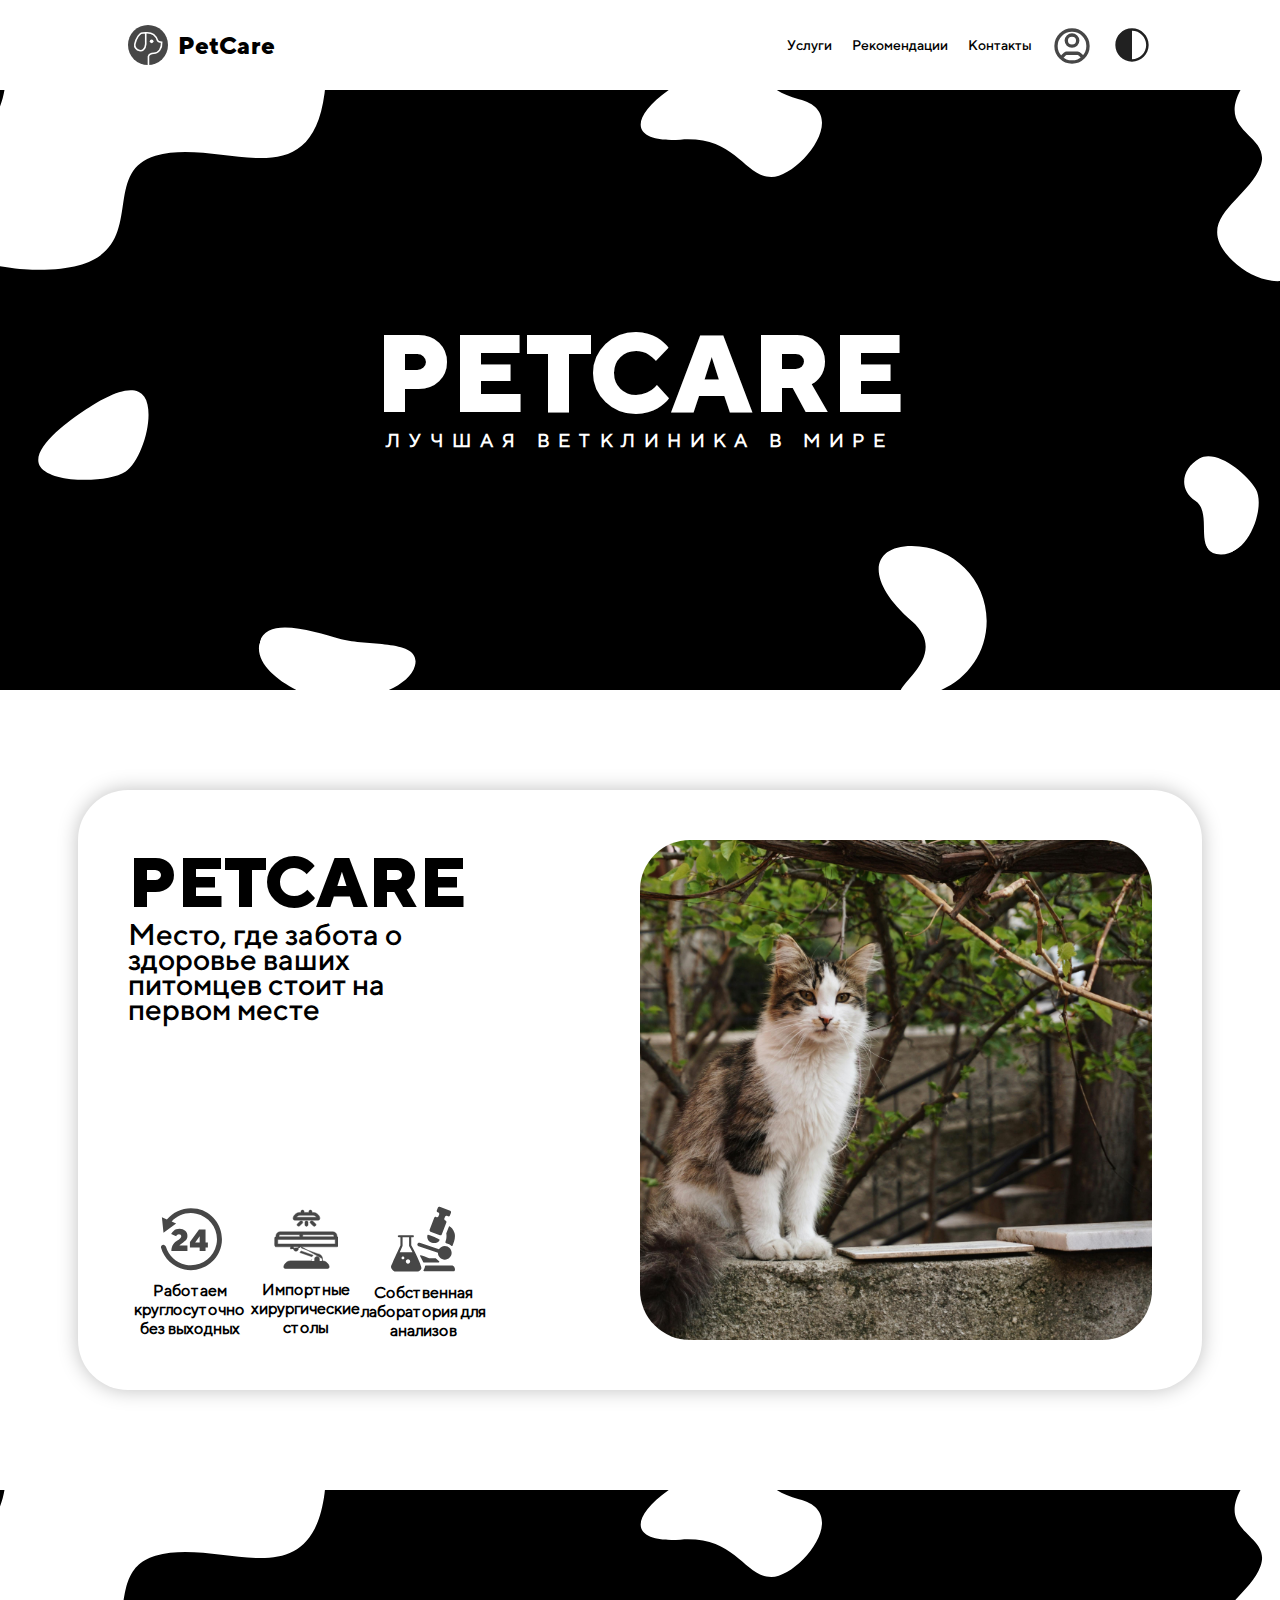
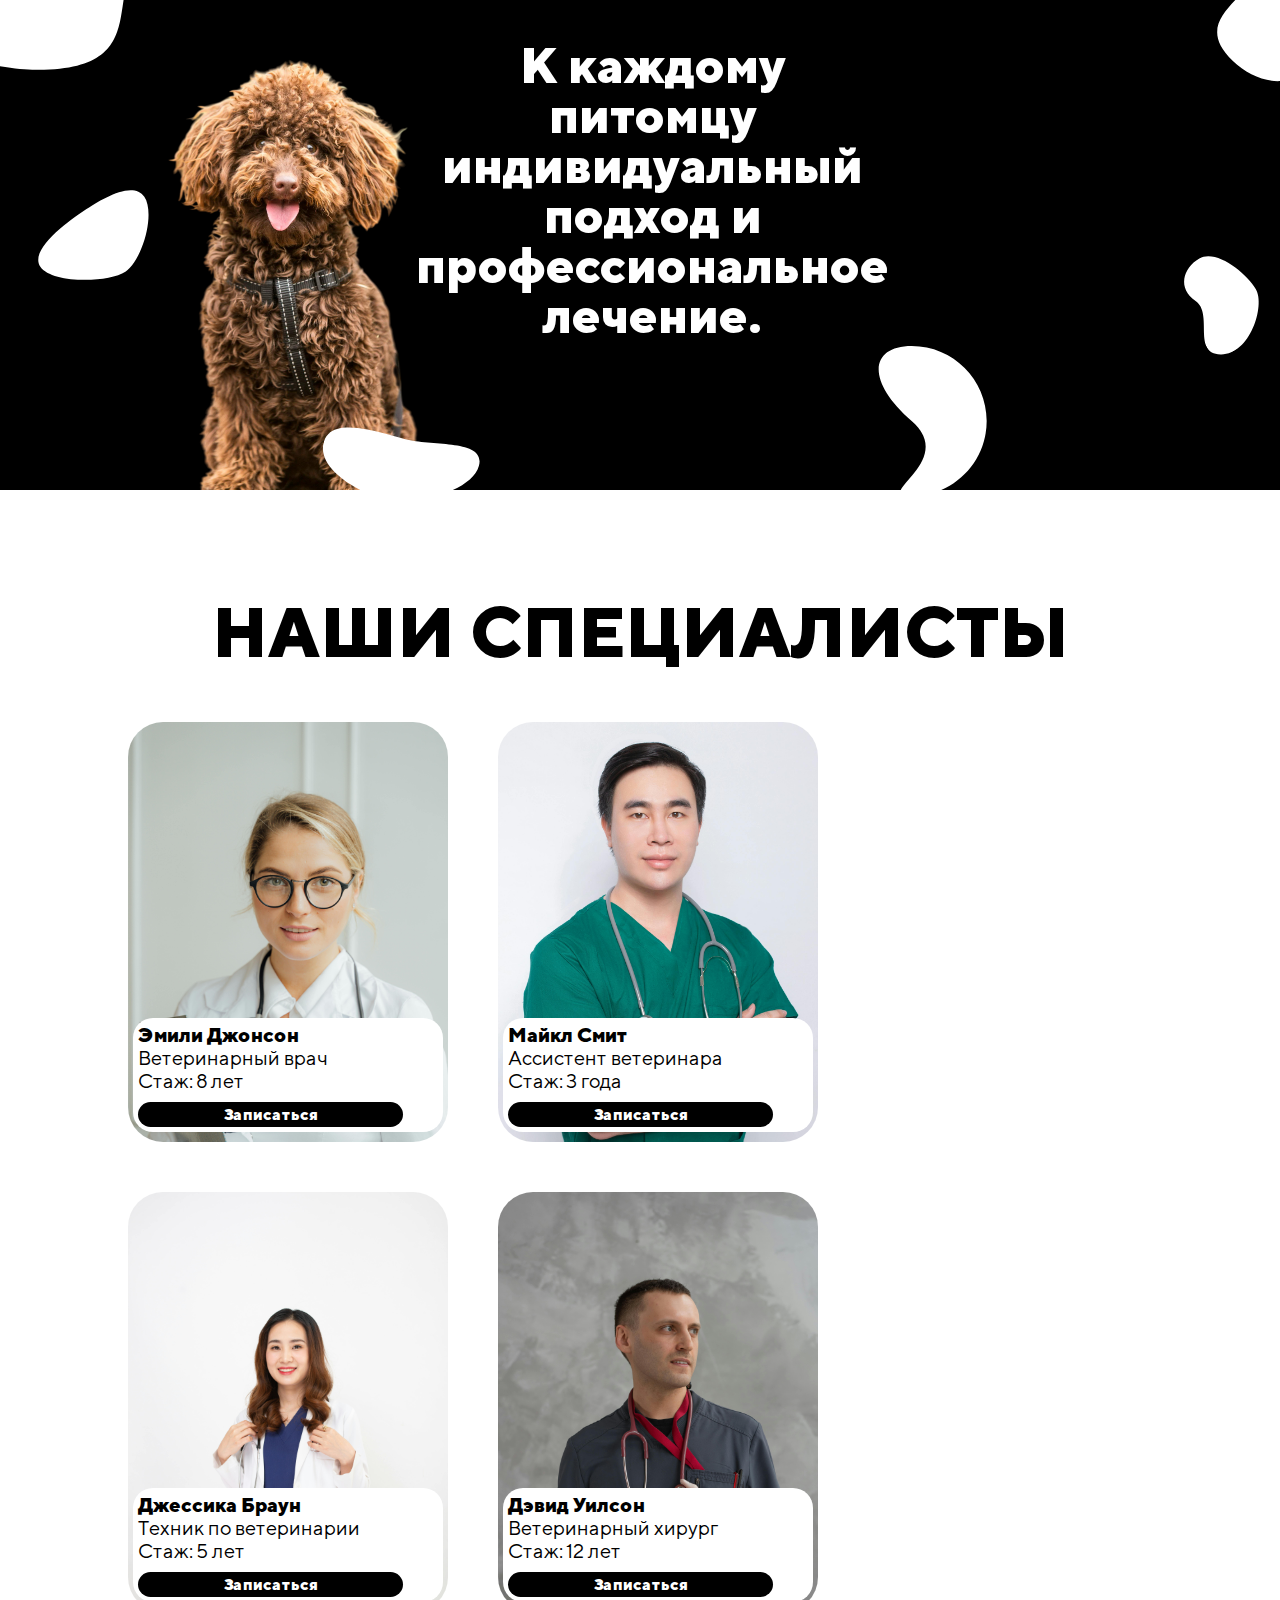
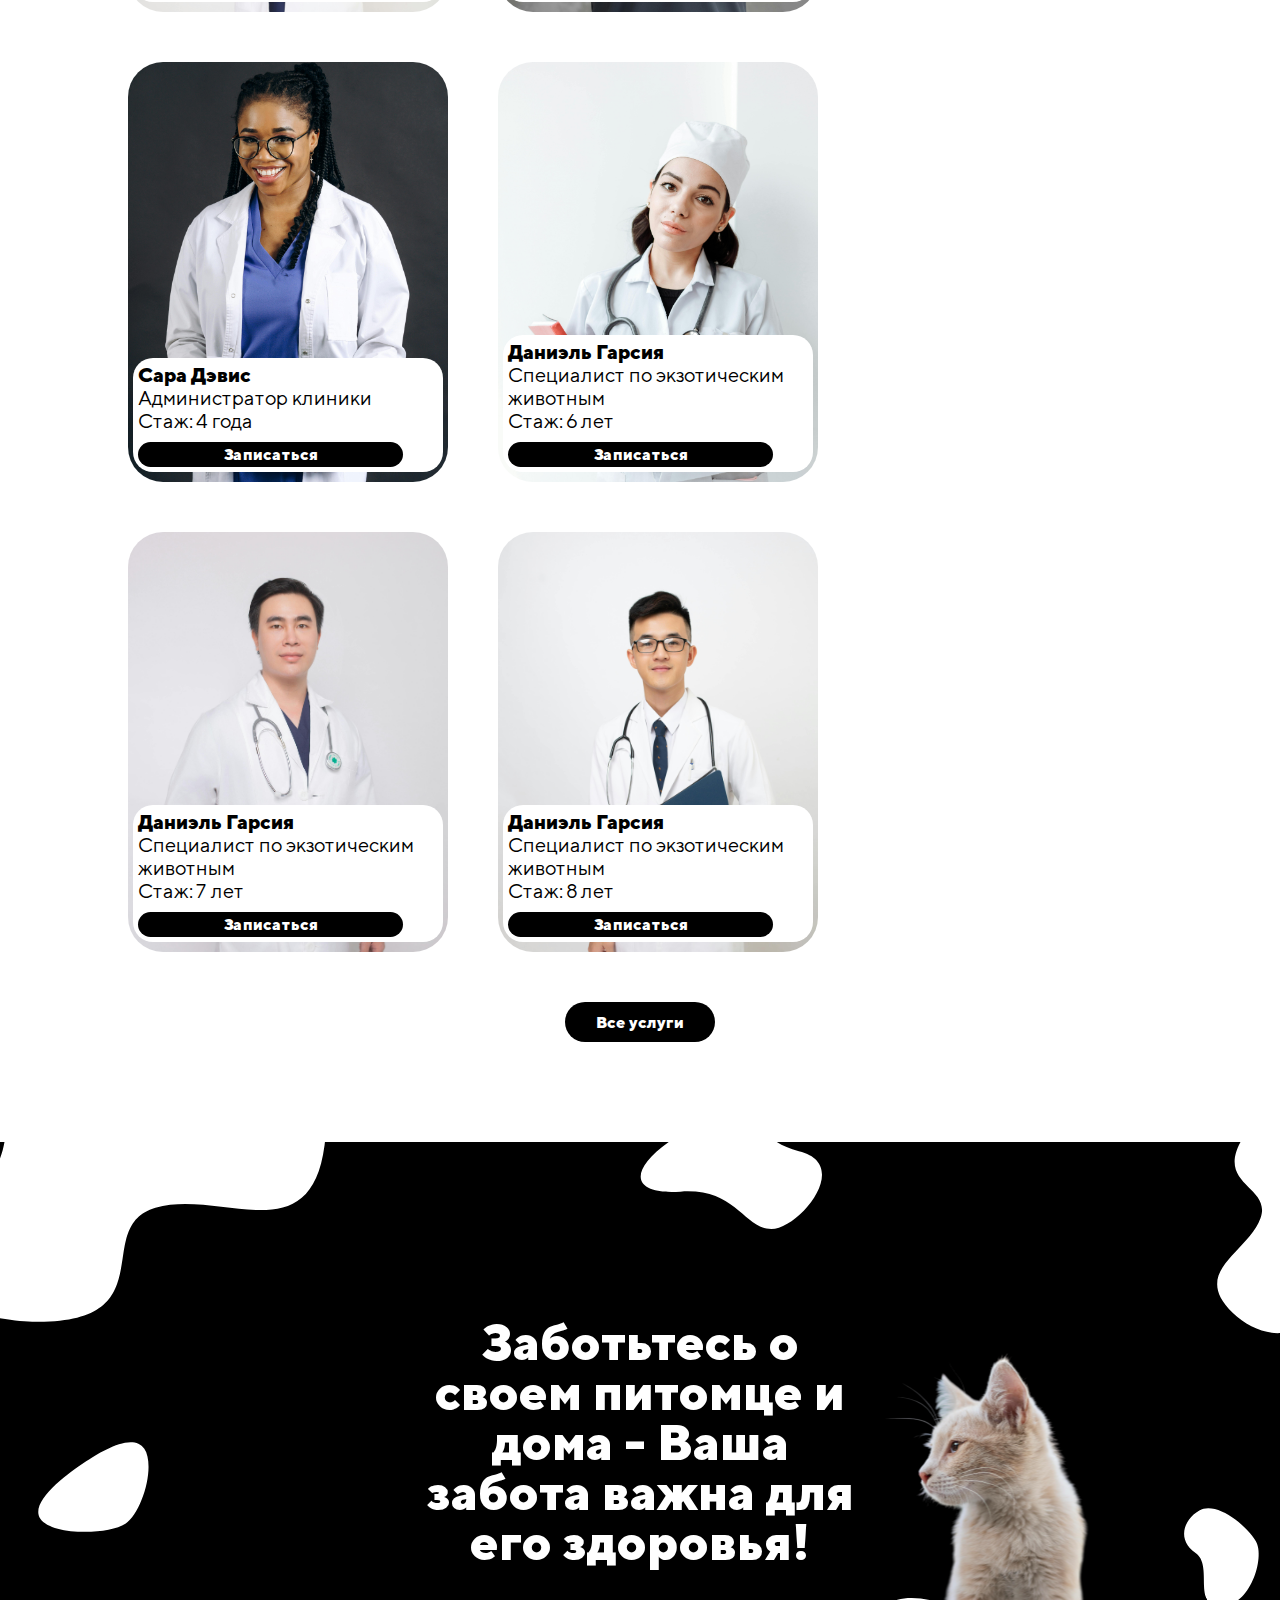
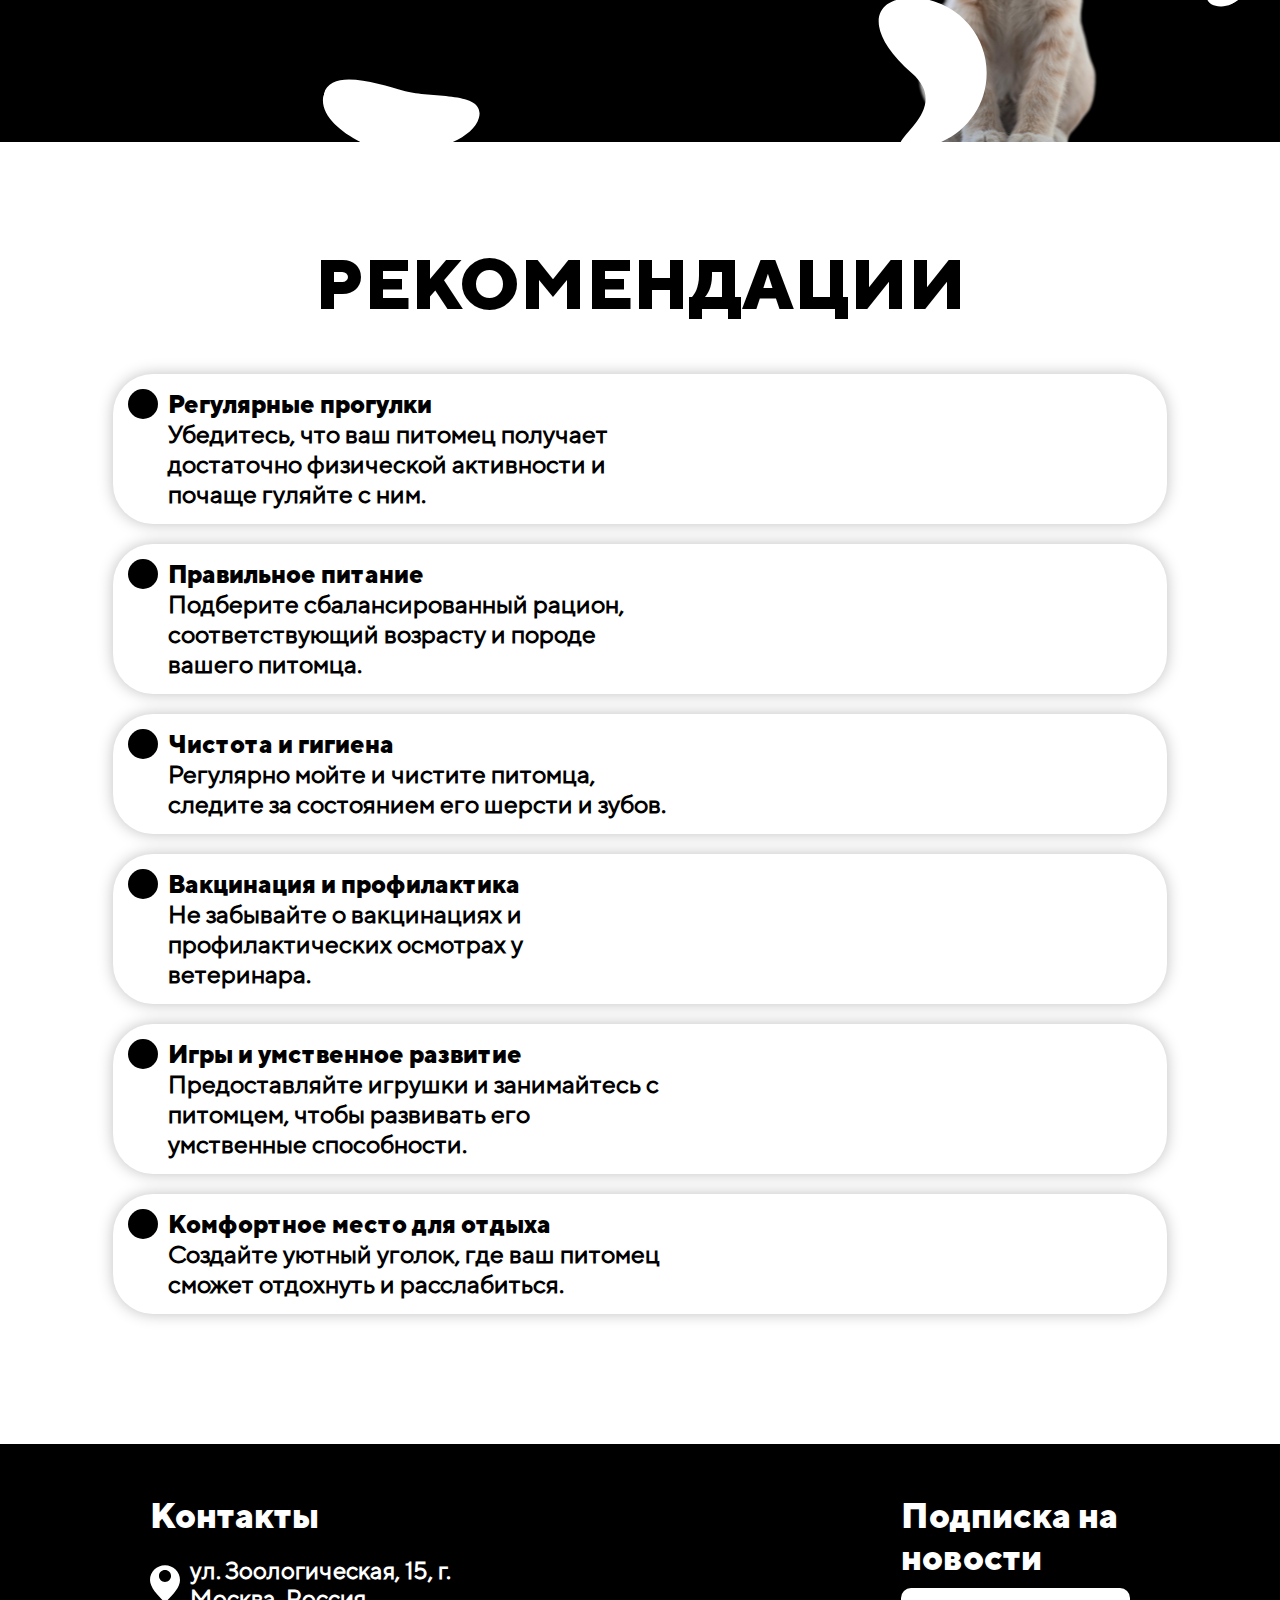
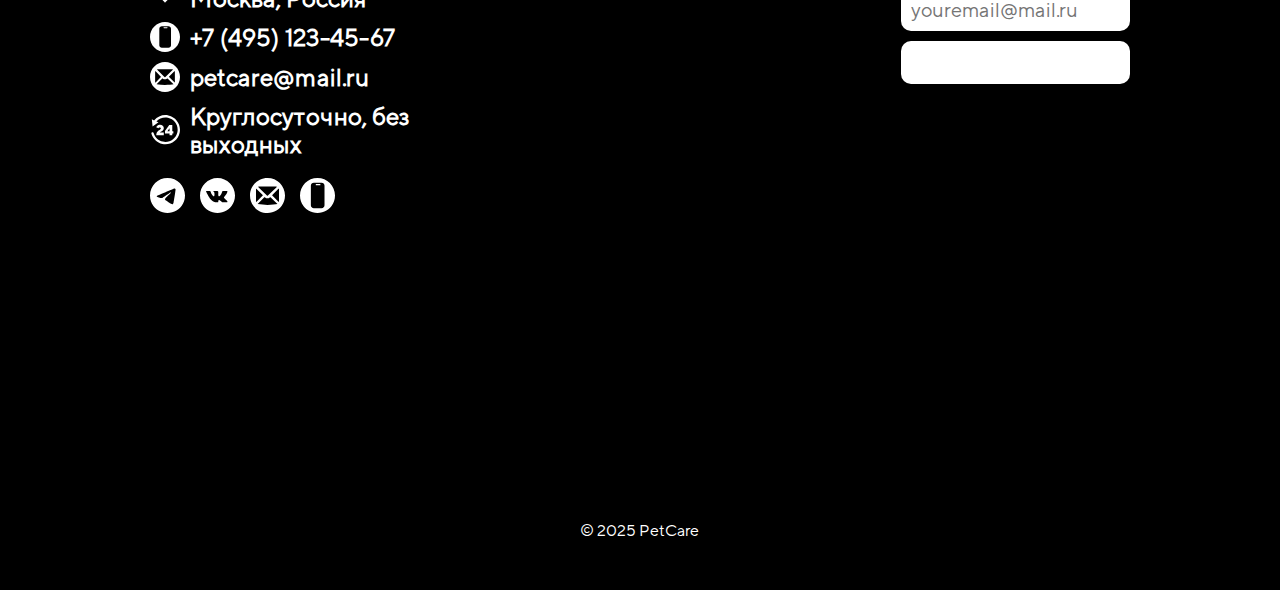
<file: index_dark.html>
<!DOCTYPE html>
<html lang="ru">
<head>
    <meta charset="UTF-8">
    <meta name="viewport" content="width=device-width, initial-scale=1.0">

    <link rel="stylesheet" href="css/style_dark.css">
    <link rel="stylesheet" href="css/index_dark.css">
    <title>PetCare</title>
    <link rel="icon" href="UI_Elements/logo-dark.svg" type="imgage/svg">
</head>
<body>

    <header>

        <nav class="menu">

            <div class="menu__logo">
                <a href="" class="menu__logotype" aria-label="Логотип"></a>
                <a href="" class="menu__title">Pet<span class="menu__title--color">Care</span></a>
            </div>

            <div class="menu__sections">
                <a href="services.html">Услуги</a>
                <a href="#recomendations">Рекомендации</a>
                <a href="#contacts">Контакты</a>
                <a href="profile.html" class="menu__sign_up" aria-label="Профиль"></a>
                <a href="profile.html" class="menu__sign_up--phone">Профиль</a>
                <a href="index.html" class="dark_theme" aria-label="Светлая тема"></a>
                <a href="index.html" class="dark_theme--phone">Светлая тема</a>
            </div>

        </nav>

    </header>

    <main>

        <section id="banner_main" class="banner_main">
            <div class="banner_main__title">
                <h2 class="banner_main__title_text">PetCare</h2>
                <p class="banner_main__slogan">Лучшая ветклиника в мире</p>
            </div>
            <div class="banner_main__bubbles">
                <img src="UI_Elements/Bubbles/bubble-1.svg" alt="Декоративная фигура" class="bubble b1">
                <img src="UI_Elements/Bubbles/bubble-2.svg" alt="Декоративная фигура" class="bubble b2">
                <img src="UI_Elements/Bubbles/bubble-3.svg" alt="Декоративная фигура" class="bubble b3">
                <img src="UI_Elements/Bubbles/bubble-4.svg" alt="Декоративная фигура" class="bubble b4">
                <img src="UI_Elements/Bubbles/bubble-5.svg" alt="Декоративная фигура" class="bubble b5">
                <img src="UI_Elements/Bubbles/bubble-6.svg" alt="Декоративная фигура" class="bubble b6">
                <img src="UI_Elements/Bubbles/bubble-7.svg" alt="Декоративная фигура" class="bubble b7">
            </div>
        </section>

        <section class="section_about" id="about">

            <div class="section_about__info">

                <div class="section_about__slogan">
                    <h2 class="section_about__title">PetCare</h2>
                    <p class="section_about__text">Место, где забота о здоровье ваших питомцев стоит на первом месте</p>
                </div>
                
                <div class="section_about__facts">

                    <div class="section_about__fact section_about__time">
                        <img src="UI_Elements/24-gray.svg" alt="24 часа">
                        <p>Работаем круглосуточно без выходных</p>
                    </div>

                    <div class="section_about__fact section_about__hirurg">
                        <img src="UI_Elements/hirurg.svg" alt="Хирургический стол">
                        <p>Импортные хирургические столы</p>
                    </div>

                    <div class="section_about__fact section_about__laboratory">
                        <img src="UI_Elements/laboratory.svg" alt="Лаборатория">
                        <p>Собственная лаборатория для анализов</p>
                    </div>

                </div>

            </div>

            <div class="section_about__image"></div>

        </section>

        <section id="banner_specialists" class="banner_specialists">
            <h2 class="banner_specialists__title">К каждому питомцу индивидуальный подход
                и профессиональное лечение.</h2>
            <img src="media/brown_dog.png" alt="Коричневая собака" class="banner_specialists__dog">
            <div class="banner_specialists__bubbles">
                <img src="UI_Elements/Bubbles/bubble-1.svg" alt="Декоративная фигура" class="bubble b1">
                <img src="UI_Elements/Bubbles/bubble-2.svg" alt="Декоративная фигура" class="bubble b2">
                <img src="UI_Elements/Bubbles/bubble-3.svg" alt="Декоративная фигура" class="bubble b3">
                <img src="UI_Elements/Bubbles/bubble-4.svg" alt="Декоративная фигура" class="bubble b4">
                <img src="UI_Elements/Bubbles/bubble-5.svg" alt="Декоративная фигура" class="bubble b5">
                <img src="UI_Elements/Bubbles/bubble-6.svg" alt="Декоративная фигура" class="bubble b6">
                <img src="UI_Elements/Bubbles/bubble-7.svg" alt="Декоративная фигура" class="bubble b7">
            </div>
        </section>

        <section class="section_specialists">
            <h2 class="section_specialists__title">Наши специалисты</h2>

            <div class="section_specialists__list">

                <div class="section_specialists__doctor d1" style="background-image: url('media/doctor-1.jpg');">
                    <div class="section_specialists__doctor_info_card">
                        <div class="section_specialists__doctor_info">
                            <p class="name">Эмили Джонсон</p>
                            <p class="job">Ветеринарный врач</p>
                            <p class="experience">Стаж: 8 лет</p>
                        </div>
                        <div class="section_specialists__doctor_buttons">
                            <a href="booking.html" role="button" class="button__booking">Записаться</a>
                            <label for="favorite1" class="button_favorite">
                                <input type="checkbox" id="favorite1">
                                <span class="button_favorite__button" role="button"><img src="UI_Elements/heart.svg" alt="Сердечко"></span>
                            </label>
                        </div>
                    </div>
                </div>
                
                <div class="section_specialists__doctor d2" style="background-image: url('media/doctor-2.jpg');">
                    <div class="section_specialists__doctor_info_card">
                        <div class="section_specialists__doctor_info">
                            <p class="name">Майкл Смит</p>
                            <p class="job">Ассистент ветеринара</p>
                            <p class="experience">Стаж: 3 года</p>
                        </div>
                        <div class="section_specialists__doctor_buttons">
                            <a href="booking.html" role="button" class="button__booking">Записаться</a>
                            <label for="favorite2" class="button_favorite">
                                <input type="checkbox" id="favorite2">
                                <span class="button_favorite__button"><img src="UI_Elements/heart.svg" alt="Сердечко"></span>
                            </label>
                        </div>
                    </div>
                </div>

                <div class="section_specialists__doctor d3" style="background-image: url('media/doctor-3.jpg');">
                    <div class="section_specialists__doctor_info_card">
                        <div class="section_specialists__doctor_info">
                            <p class="name">Джессика Браун</p>
                            <p class="job">Техник по ветеринарии</p>
                            <p class="experience">Стаж: 5 лет</p>
                        </div>
                        <div class="section_specialists__doctor_buttons">
                            <a href="booking.html" role="button" class="button__booking">Записаться</a>
                            <label for="favorite3" class="button_favorite">
                                <input type="checkbox" id="favorite3">
                                <span class="button_favorite__button"><img src="UI_Elements/heart.svg" alt="Сердечко"></span>
                            </label>
                        </div>
                    </div>
                </div>

                <div class="section_specialists__doctor d4" style="background-image: url('media/doctor-4.jpg');">
                    <div class="section_specialists__doctor_info_card">
                        <div class="section_specialists__doctor_info">
                            <p class="name">Дэвид Уилсон</p>
                            <p class="job">Ветеринарный хирург</p>
                            <p class="experience">Стаж: 12 лет</p>
                        </div>
                        <div class="section_specialists__doctor_buttons">
                            <a href="booking.html" role="button" class="button__booking">Записаться</a>
                            <label for="favorite4" class="button_favorite">
                                <input type="checkbox" id="favorite4">
                                <span class="button_favorite__button"><img src="UI_Elements/heart.svg" alt="Сердечко"></span>
                            </label>
                        </div>
                    </div>
                </div>
                
                <div class="section_specialists__doctor d5" style="background-image: url('media/doctor-5.jpg');">
                    <div class="section_specialists__doctor_info_card">
                        <div class="section_specialists__doctor_info">
                            <p class="name">Сара Дэвис</p>
                            <p class="job">Администратор клиники</p>
                            <p class="experience">Стаж: 4 года</p>
                        </div>
                        <div class="section_specialists__doctor_buttons">
                            <a href="booking.html" role="button" class="button__booking">Записаться</a>
                            <label for="favorite5" class="button_favorite">
                                <input type="checkbox" id="favorite5">
                                <span class="button_favorite__button"><img src="UI_Elements/heart.svg" alt="Сердечко"></span>
                            </label>
                        </div>
                    </div>
                </div>

                <div class="section_specialists__doctor d6" style="background-image: url('media/doctor-6.jpg');">
                    <div class="section_specialists__doctor_info_card">
                        <div class="section_specialists__doctor_info">
                            <p class="name">Даниэль Гарсия</p>
                            <p class="job">Специалист по экзотическим животным</p>
                            <p class="experience">Стаж: 6 лет</p>
                        </div>
                        <div class="section_specialists__doctor_buttons">
                            <a href="booking.html" role="button" class="button__booking">Записаться</a>
                            <label for="favorite6" class="button_favorite">
                                <input type="checkbox" id="favorite6">
                                <span class="button_favorite__button"><img src="UI_Elements/heart.svg" alt="Сердечко"></span>
                            </label>
                        </div>
                    </div>
                </div>

                <div class="section_specialists__doctor d7" style="background-image: url('media/doctor-7.jpg');">
                    <div class="section_specialists__doctor_info_card">
                        <div class="section_specialists__doctor_info">
                            <p class="name">Даниэль Гарсия</p>
                            <p class="job">Специалист по экзотическим животным</p>
                            <p class="experience">Стаж: 7 лет</p>
                        </div>
                        <div class="section_specialists__doctor_buttons">
                            <a href="booking.html" role="button" class="button__booking">Записаться</a>
                            <label for="favorite7" class="button_favorite">
                                <input type="checkbox" id="favorite7">
                                <span class="button_favorite__button"><img src="UI_Elements/heart.svg" alt="Сердечко"></span>
                            </label>
                        </div>
                    </div>
                </div>

                <div class="section_specialists__doctor d8" style="background-image: url('media/doctor-8.jpg');">
                    <div class="section_specialists__doctor_info_card">
                        <div class="section_specialists__doctor_info">
                            <p class="name">Даниэль Гарсия</p>
                            <p class="job">Специалист по экзотическим животным</p>
                            <p class="experience">Стаж: 8 лет</p>
                        </div>
                        <div class="section_specialists__doctor_buttons">
                            <a href="booking.html" role="button" class="button__booking">Записаться</a>
                            <label for="favorite8" class="button_favorite">
                                <input type="checkbox" id="favorite8">
                                <span class="button_favorite__button"><img src="UI_Elements/heart.svg" alt="Сердечко"></span>
                            </label>
                        </div>
                    </div>
                </div>

            </div>

            <a href="services.html" role="button" class="button__services">Все услуги</a>
        </section>

        <section id="banner_recomendations" class="banner_recomendations">
            <h2 class="banner_recomendations__title">Заботьтесь о своем питомце и дома -
                Ваша забота важна для его здоровья!</h2>
            <img src="media/white_cat.png" alt="Белые кот" class="banner_recomendations__cat">
            <div class="banner_recomendations__bubbles">
                <img src="UI_Elements/Bubbles/bubble-1.svg" alt="Декоративная фигура" class="bubble b1">
                <img src="UI_Elements/Bubbles/bubble-2.svg" alt="Декоративная фигура" class="bubble b2">
                <img src="UI_Elements/Bubbles/bubble-3.svg" alt="Декоративная фигура" class="bubble b3">
                <img src="UI_Elements/Bubbles/bubble-4.svg" alt="Декоративная фигура" class="bubble b4">
                <img src="UI_Elements/Bubbles/bubble-5.svg" alt="Декоративная фигура" class="bubble b5">
                <img src="UI_Elements/Bubbles/bubble-6.svg" alt="Декоративная фигура" class="bubble b6">
                <img src="UI_Elements/Bubbles/bubble-7.svg" alt="Декоративная фигура" class="bubble b7">
            </div>
        </section>

        <section class="recomendations" id="recomendations">
            <h2 class="recomendations__title">Рекомендации</h2>
            
            <div class="recomendations__list">

                <div class="recomendations__tip t1">
                    <div class="list_mark"></div>
                    <div class="tip_text">
                        <p class="tip_title">Регулярные прогулки</p>
                        <p class="tip_text">Убедитесь, что ваш питомец получает достаточно физической активности и почаще гуляйте с ним.</p>
                    </div>
                </div>

                <div class="recomendations__tip t2">
                    <div class="list_mark"></div>
                    <div class="tip_text">
                        <p class="tip_title">Правильное питание</p>
                        <p class="tip_text">Подберите сбалансированный рацион, соответствующий возрасту и породе вашего питомца.</p>
                    </div>
                </div>

                <div class="recomendations__tip t3">
                    <div class="list_mark"></div>
                    <div class="tip_text">
                        <p class="tip_title">Чистота и гигиена</p>
                        <p class="tip_text">Регулярно мойте и чистите питомца, следите за состоянием его шерсти и зубов.</p>
                    </div>
                </div>

                <div class="recomendations__tip t4">
                    <div class="list_mark"></div>
                    <div class="tip_text">
                        <p class="tip_title">Вакцинация и профилактика</p>
                        <p class="tip_text">Не забывайте о вакцинациях и профилактических осмотрах у ветеринара.</p>
                    </div>
                </div>

                <div class="recomendations__tip t5">
                    <div class="list_mark"></div>
                    <div class="tip_text">
                        <p class="tip_title">Игры и умственное развитие</p>
                        <p class="tip_text">Предоставляйте игрушки и занимайтесь с питомцем, чтобы развивать его умственные способности.</p>
                    </div>
                </div>

                <div class="recomendations__tip t6">
                    <div class="list_mark"></div>
                    <div class="tip_text">
                        <p class="tip_title">Комфортное место для отдыха</p>
                        <p class="tip_text">Создайте уютный уголок, где ваш питомец сможет отдохнуть и расслабиться.</p>
                    </div>
                </div>

            </div>

            <h4 class="recomendations__info">Эти рекомендации помогут обеспечить Вашему питомцу здоровую и счастливую жизнь!</h4>

        </section>

    </main>

    <footer>
        
        <div class="contacts" id="contacts">
            <h3 class="contacts__title">Контакты</h3>
            <div class="contacts__info">
                <div class="contacts__contact contacts__location">
                    <img src="UI_Elements/location.svg" alt="Метка локации">
                    <p>ул. Зоологическая, 15, г. Москва, Россия</p>
                </div>
                <div class="contacts__contact contacts__telephone">
                    <img src="UI_Elements/phone.svg" alt="Смартфон">
                    <p>+7 (495) 123-45-67</p>
                </div>
                <div class="contacts__contact contacts__email">
                    <img src="UI_Elements/mail.svg" alt="Почтовое письмо">
                    <p>petcare@mail.ru</p>
                </div>
                <div class="contacts__contact contacts__time">
                    <img src="UI_Elements/24.svg" alt="24 часа">
                    <p>Круглосуточно, без выходных</p>
                </div>
            </div>
            <div class="contacts__links">
                <a href="t.me/ia_panorama_mospolytech" class="contacts__link contacts__telegram"><img src="UI_Elements/telegram.svg" alt="Логотип телеграм"></a>
                <a href="https://vk.com/kuratortv" class="contacts__link contacts__vk"><img src="UI_Elements/vk.svg" alt="Логотип ВК"></a>
                <a href="mail.ru" class="contacts__link contacts__mail"><img src="UI_Elements/mail.svg" alt="Логотип почты"></a>
                <a href="tel:+79186579733" class="contacts__link contacts_phone"><img src="UI_Elements/phone.svg" alt="Логотип телефона"></a>
            </div>
        </div>

        <div class="subscribe">
            <h3 class="subscribe__title">Подписка на новости</h3>
            <form action="/subscribe" method="POST">
                <input required type="email" placeholder="youremail@mail.ru" class="subscribe__input">
                <button type="submit" class="button__subscribe">Подписаться</button>
            </form>
        </div>

        <p class="site_info">© 2025 PetCare</p>

    </footer>

</body>
</html>
</file>
<file: css/style_dark.css>
@font-face {
    font-family: "TT Norms regular";
    src: url(../fonts/TTNorms-Regular.ttf);
}


@font-face {
    font-family: "TT Norms medium";
    src: url(../fonts/TTNorms-Medium.otf);
}

@font-face {
    font-family: "TT Norms bold";
    src: url(../fonts/TTNorms-Bold.ttf);
}

@font-face {
    font-family: "TT Norms extrabold";
    src: url(../fonts/TTNorms-ExtraBold.ttf);
}



html{
    scroll-behavior: smooth;
    color: black;
}

body{
    font-family: 'TT Norms regular';
    margin: 0;
    padding: 0;
}

:root{
    --primary-color: white;
    --secondary-color: black;
    --peach-color: black;
    --lavender-color: black;
}

::-webkit-scrollbar {
    width: 10px;
    height: 5px;
    display: block;
}

::-webkit-scrollbar-thumb {
    background: red;
    border-radius: 7px;
    padding: 3px;
}

::-webkit-scrollbar-thumb:hover {
    background: #cc0000;
}

a{
    text-decoration: none;
}

footer a:visited{
    color: white;
}

p, h1, h2, h3, h4{
    padding: 0;
    margin: 0;
    cursor: default;
}

ul, li{
    cursor: default;
}


/* Шапка сайта */

header{
    display: flex;
    position: sticky;
    z-index: 1000;
    background-color: white;
    justify-content: center;
    align-items: center;
    top: 0;
    height: 10vh;
    width: 100%;
}

nav{
    display: flex;
    align-items: center;
    width: 80%;
}

.menu__logo{
    display: flex;
    align-items: center;
    gap: 10px;
}

.menu__logotype{
    background-image: url("../UI_Elements/logo-dark.svg");
    background-size: cover;
    width: 40px;
    height: 40px;
}

.menu__title{
    font-family: 'TT Norms extrabold';
    font-size: 18pt;
    color: black;
}

.menu__title--color{
    color: var(--secondary-color);
}

.menu__sections{
    display: flex;
    margin-left: auto;
    align-items: center;
    gap: 20px;
}

.menu__sections a{
    color: var(--primary-color);
    font-size: 14px;
    font-family: 'TT Norms medium';
    font-weight: 10;
    transition: color 0.5s;
    color: black;
}

.menu__sections a:hover{
    color: var(--secondary-color);
}

.menu__sign_up{
    display: flex;
    height: 40px;
    width: 40px;
    background-image: url("../UI_Elements/sign_in-gray.svg");
    background-size: cover;
}

.menu__sign_up--phone{
    display: none;
}

.dark_theme--phone{
    display: none;
}

.dark_theme{
    display: flex;
    background-image: url("../UI_Elements/dark-theme.svg");
    height: 40px;
    width: 40px;
    background-size: cover;
}



/* Основное содержание сайта */
main{
    display: flex;
    flex-direction: column;
    gap: 100px;
    justify-content: center;
    align-items: center;
    padding-bottom: 50px;
}


/* Подвал сайта */

footer{
    display: grid;
    position: relative;
    grid-template-columns: repeat(3, 1fr);
    grid-template-rows: repeat(2, 1fr);
    padding: 50px;
    padding-left: 150px;
    padding-right: 150px;
    min-height: 600px;
    color: white;
    background-color: black;
}

footer video{
    position: absolute;
    top: 50%;
    left: 50%;
    width: 100%;
    height: 100%;
    object-fit: cover;
    object-position: top;
    z-index: -1;
    transform: translate(-50%, -50%);
}

.contacts{
    display: flex;
    flex-direction: column;
    width: 100%;
    grid-column: 1;
    gap: 20px;
}

.contacts__title{
    font-size: 35px;
    font-family: 'TT Norms extrabold';
    font-weight: 800;
    word-wrap: break-word
}

.contacts__info{
    display: flex;
    flex-direction: column;
    gap: 10px;
}

.contacts__contact{
    display: flex;
    flex-direction: row;
    align-items: center;
    gap: 10px;
}

.contacts__contact img{
    height: auto;
    width: 30px;
}

.contacts__contact p{
    font-size: 1.5em;
    font-family: 'TT Norms regular';
    font-weight: 900;
    word-wrap: break-word
}

.contacts__links{
    display: flex;
    flex-direction: row;
    gap: 20px
}

.contacts__link{
    height: auto;
    width: 30px;
    transition: all 0.5s;
}

.contacts__link:hover{
    transform: scale(1.1);
}

.subscribe{
    display: flex;
    justify-self: flex-end;
    align-items: flex-end;
    flex-direction: column;
    width: 70%;
    grid-column: 3;
    gap: 10px;
}

.subscribe__title{
    font-size: 35px;
    font-family: 'TT Norms extrabold';
    font-weight: 800;
    word-wrap: break-word
}

.subscribe form{
    display: flex;
    flex-direction: column;
    gap: 10px;
    width: 100%;
}

.subscribe__input{
    display: flex;
    justify-content: flex-start;
    align-items: center;
    width: 100%;
    height: auto;
    padding: 10px;

    font-size: 20px;
    font-family: 'TT Norms regular';
    font-weight: 300;
    color: var(--primary-color);

    background-color: white;
    outline: none;
    border: none;
    border-radius: 10px;
    box-sizing: border-box;
}

.button__subscribe{
    display: flex;
    justify-content: center;
    align-items: center;
    width: 100%;
    height: auto;
    padding: 10px;

    font-size: 20px;
    font-family: 'TT Norms extrabold';
    font-weight: 800;
    color: var(--primary-color);
    
    background-color: white;
    outline: none;
    border: none;
    border-radius: 10px;
    box-sizing: border-box;
}

.site_info{
    display: flex;
    justify-self: center;
    align-self: flex-end;
    grid-column: 2;
}



@media (max-width: 700px){
    /* Шапка сайта */

    header{
        display: flex;
        position: sticky;
        z-index: 1000;
        background-color: white;
        justify-content: center;
        align-items: center;
        top: 0;
        height: auto;
        max-height: max-content;
        width: 100%;
    }

    nav{
        display: flex;
        align-items: center;
        height: auto;
        max-height: max-content;
        width: 100%;
        padding: 10px;
    }

    .menu{
        display: flex;
        align-items: center;
    }

    .menu__logo{
        display: flex;
        align-items: center;
        gap: 10px;
    }

    .menu__logotype{
        background-image: url("../UI_Elements/logo-dark.svg");
        background-size: cover;
        width: 40px;
        height: 40px;
    }

    .menu__title{
        font-family: 'TT Norms extrabold';
        text-transform: uppercase;
        color: black;
    }

    .menu__title--color{
        color: var(--secondary-color);
    }


    .menu__sections{
        display: flex;
        flex-direction: column;
        flex-wrap: wrap;
        margin-left: auto;
        align-items: center;
        gap: 5px;
        height: auto;
        max-height: max-content;
    }

    .menu__sections a{
        color: black;
        font-size: 14px;
        font-family: 'TT Norms extrabold';
        font-weight: 10;
        transition: color 0.5s;
    }

    .menu__sections a:hover{
        color: var(--secondary-color);
    }

    .menu__sign_up{
        display: none;
        height: 20px;
        width: 20px;
    }

    .menu__sign_up--phone{
        display: flex;
    }

    .dark_theme{
        display: none;
    }

    .dark_theme--phone{
        display: flex;
    }



    /* Основное содержание сайта */
    main{
        display: flex;
        flex-direction: column;
        gap: 100px;
        justify-content: center;
        align-items: center;
        padding-bottom: 50px;
    }

    /* Подвал сайта */

    footer{
        display: flex;
        flex-direction: column;
        padding: 20px;
        gap: 50px;
        justify-content: center;
        align-items: center;
    }

    .contacts{
        width: 100%;
        justify-content: center;
        align-items: center;
    }

    .subscribe{
        width: 70%;
        justify-content: flex-start;
        align-items: flex-start;
    }

    .site_info{
        display: flex;
        justify-self: center;
        align-self: center;
        text-align: center;
    }

}



@media (min-width: 700px) and (max-width: 1200px){

    footer{
        padding: 20px;
    }
    .subscribe{
        width: 100%;
    }
}
</file>
<file: css/index_dark.css>
/* Главный баннер */

.banner_main{
    display: flex;
    background-color: var(--secondary-color);
    height: 600px;
    width: 100%;
    position: relative;
    justify-content: center;
    align-items: center;
}

.banner_main__title{
    justify-content: center;
    align-items: center;
    text-align: center;
    color: white;
    z-index: 1;
}

.banner_main__title_text{
    color: white;
    font-size: 110px;
    font-family: 'TT Norms extrabold';
    font-weight: 800;
    text-transform: uppercase;
    line-height: 100px;
    word-wrap: break-word
}

.banner_main__slogan{
    color: white;
    font-size: 19px;
    font-family: 'TT Norms regular';
    font-weight: 700;
    text-transform: uppercase;
    line-height: 38px;
    letter-spacing: 9px;
    word-wrap: break-word;
    text-align: center;
}

.banner_main__slogan--letter{
    letter-spacing: 0;
}

.banner_main__bubbles{
    display: flex;
    position: absolute;
    top: 0;
    bottom: 0;
    right: 0;
    left: 0;
    overflow: hidden;
}

.banner_main
.bubble{
    position: absolute;
}

.banner_main .b1{top: 80%; left: 70%; transform: scale(1.5) rotate(0deg); animation: bubble1 8s  ease infinite alternate-reverse;}
.banner_main .b2{top: 50%; left: 3%; transform: scale(1) rotate(0deg); animation: bubble2 8s  ease infinite alternate;}
.banner_main .b3{top: 90%; left: 20%; transform: scale(1) rotate(15deg); animation: bubble3 8s  ease infinite alternate-reverse;}
.banner_main .b4{top: 60%; left: 90%; transform: scale(0.7) rotate(60deg); animation: bubble4 8s  ease infinite alternate;}
.banner_main .b5{top: -5%; left: 50%; transform: scale(1) rotate(180deg); animation: bubble5 8s  ease infinite alternate;}
.banner_main .b6{top: 1%; left: 95%; transform: scale(1.5) rotate(60deg); animation: bubble6 8s  ease infinite alternate;}
.banner_main .b7{top: -10%; left: -3%; transform: scale(1.5) rotate(180deg); animation: bubble7 8s  ease infinite alternate;}

@keyframes bubble1 {
    0% {}
    100% {top: 75%; left: 75%; transform: scale(1.5) rotate(10deg);}
}
@keyframes bubble2 {
    0% {}
    100% {top: 55%; left: 5%; transform: scale(1) rotate(-10deg);}
}
@keyframes bubble3 {
    0% {}
    100% {top: 85%; left: 15%; transform: scale(1) rotate(30deg);}
}
@keyframes bubble4 {
    0% {}
    100% {top: 55%; left: 85%; transform: scale(0.7) rotate(70deg);}
}
@keyframes bubble5 {
    0% {}
    100% {top: 0%; left: 45%; transform: scale(1) rotate(170deg);}
}
@keyframes bubble6 {
    0% {}
    100% {top: 5%; left: 90%; transform: scale(1.5) rotate(70deg);}
}
@keyframes bubble7 {
    0% {}
    100% {top: -5%; left: 0%; transform: scale(1.5) rotate(170deg);}
}


/* О клинике */

.section_about{
    display: flex;
    flex-direction: row;
    justify-self: center;
    justify-content: center;
    align-items: center;
    width: 80%;
    height: 500px;
    box-shadow: 0px 0px 20px rgba(0, 0, 0, 0.25);
    border-radius: 50px;
    padding: 50px;
}

.section_about__image{
    display: flex;
    margin-left: auto;
    height: 100%;
    width: 50%;

    background-image: url("../media/first_cat.jpg");
    background-size: cover;
    background-position: 100%;
    border-radius: 50px;
}

.section_about__info{
    display: flex;
    flex-direction: column;
    width: 35%;
    height: 100%;
}

.section_about__slogan{
    display: flex;
    flex-direction: column;
}

.section_about__title{
    font-family: 'TT Norms extrabold';
    font-weight: 900;
    font-size: 70px;
    color: var(--secondary-color);
    text-transform: uppercase;
}

.section_about__text{
    font-size: 30px;
    font-family: 'TT Norms medium';
    font-weight: 500;
    line-height: 25px;
    word-wrap: break-word;
    color: black;
}

.section_about__facts{
    display: flex;
    flex-direction: row;
    margin-top: auto;
    justify-content: start;
    align-items: center;
}

.section_about__fact{
    display: flex;
    flex-direction: column;
    align-items: center;
    text-align: center;
    word-wrap: break-word;
    gap: 10px;
    color: black
}

.section_about__fact img{
    width: 5vw;
    max-width: 100px;
}

.section_about__fact p{
    color: black;
    font-weight: 900;
}


/* Баннер специалисты */

.banner_specialists{
    display: flex;
    background-color: var(--peach-color);
    height: 600px;
    width: 100%;
    position: relative;
    justify-content: center;
    align-items: center;
    overflow: hidden;
}

.banner_specialists__title{
    display: flex;
    width: 35%;
    text-align: center;
    color: white;
    font-size: 50px;
    font-family: 'TT Norms extrabold';
    line-height: 50px;
    word-wrap: break-word;
    z-index: 3;
}

.banner_specialists img{
    position: absolute;
    transform: scale(0.5);
    left: -10%;
    z-index: 2;
}

.banner_main__bubbles{
    display: flex;
    position: absolute;
    top: 0;
    bottom: 0;
    right: 0;
    left: 0;
    overflow: hidden;
}

.banner_specialists
.bubble{
    position: absolute;
}

.banner_specialists .b1{top: 80%; left: 70%; transform: scale(1.5) rotate(0deg); animation: bubble1 8s  ease infinite alternate-reverse;}
.banner_specialists .b2{z-index: 1; top: 50%; left: 3%; transform: scale(1) rotate(0deg); animation: bubble2 8s  ease infinite alternate;}
.banner_specialists .b3{top: 90%; left: 25%; transform: scale(1) rotate(15deg); animation: bubble3 8s  ease infinite alternate-reverse;}
.banner_specialists .b4{top: 60%; left: 90%; transform: scale(0.7) rotate(60deg); animation: bubble4 8s  ease infinite alternate;}
.banner_specialists .b5{top: -5%; left: 50%; transform: scale(1) rotate(180deg); animation: bubble5 8s  ease infinite alternate;}
.banner_specialists .b6{top: 1%; left: 95%; transform: scale(1.5) rotate(60deg); animation: bubble6 8s  ease infinite alternate;}
.banner_specialists .b7{top: -10%; left: -3%; transform: scale(1.5) rotate(180deg); animation: bubble7 8s  ease infinite alternate;}

@keyframes bubble1 {
    0% {}
    100% {top: 75%; left: 75%; transform: scale(1.5) rotate(10deg);}
}
@keyframes bubble2 {
    0% {}
    100% {top: 55%; left: 7%; transform: scale(1) rotate(-10deg);}
}
@keyframes bubble3 {
    0% {}
    100% {top: 85%; left: 20%; transform: scale(1) rotate(30deg);}
}
@keyframes bubble4 {
    0% {}
    100% {top: 55%; left: 85%; transform: scale(0.7) rotate(70deg);}
}
@keyframes bubble5 {
    0% {}
    100% {top: 0%; left: 45%; transform: scale(1) rotate(170deg);}
}
@keyframes bubble6 {
    0% {}
    100% {top: 5%; left: 90%; transform: scale(1.5) rotate(70deg);}
}
@keyframes bubble7 {
    0% {}
    100% {top: -5%; left: 0%; transform: scale(1.5) rotate(170deg);}
}


/* Раздел специалисты */
.section_specialists{
    display: flex;
    flex-direction: column;
    width: 80%;
    justify-content: center;
    align-items: center;
    gap: 50px
}

.section_specialists__title{
    text-align: center;
    color: var(--peach-color);
    font-family: 'TT Norms extrabold';
    font-size: 70px;
    text-transform: uppercase;
    word-wrap: break-word;
}

.section_specialists__list{
    display: flex;
    flex-direction: row;
    flex-wrap: wrap;
    width: 100%;
    gap: 50px;
}

.section_specialists__doctor{
    display: flex;
    flex-direction: column;
    justify-content: center;
    align-items: center;
    width: auto;
    width: 300px;
    height: 400px;
    aspect-ratio: 6/8;
    padding: 10px;

    background-position: top;
    background-size: cover;
    background-clip: inherit;
    border-radius: 35px;
    transition: all 0.5s;
    border: none;
}


.section_specialists__doctor:hover{
    transform: scale(1.02);
}

.section_specialists__doctor_info_card{
    display: flex;
    flex-direction: column;
    width: 100%;
    margin-top: auto;
    padding: 5px;
    background-color: white;
    border-radius: 20px;
    gap: 10px
}

.section_specialists__doctor_info{
    color: black;
    font-size: 20px;
    font-family: 'TT Norms regular';
    font-weight: 500;
    word-wrap: break-word
}

.section_specialists__doctor .name{
    font-family: 'TT Norms extrabold';
}

.section_specialists__doctor_buttons{
    display: flex;
    margin-top: auto;
    flex-direction: row;
    gap: 10px;
}

.button__booking{
    display: flex;
    text-align: center;
    justify-content: center;
    align-items: center;
    height: max-content;
    min-height: 25px;
    width: 100%;

    background-color: var(--peach-color);
    border-radius: 1000px;
    color: white;
    font-family: 'TT Norms extrabold';
    font-weight: 800;
}

.button__about{
    display: flex;
    text-align: center;
    justify-content: center;
    align-items: center;
    height: max-content;
    min-height: 25px;
    aspect-ratio: 1/1;

    background-color: var(--lavender-color);
    border-radius: 1000px;
    color: white;
    font-family: 'TT Norms extrabold';
    font-weight: 800;
}

.button_favorite__button{
    display: flex;
    justify-content: center;
    align-items: center;
    aspect-ratio: 1/1;
    min-height: 25px;

    cursor: pointer;
    background-color: var(--primary-color);
    border-radius: 1000px;
}

.button_favorite__button img{
    height: 15px;
    width: 15px;
}

.button_favorite input{
    display: none;
}

.button_favorite input:checked + .button_favorite__button{
    background-color: var(--secondary-color);
}


.button__services{
    display: flex;
    text-align: center;
    justify-content: center;
    align-items: center;
    background-color: var(--peach-color);
    width: 150px;
    min-width: min-content;
    height: 40px;
    color: white;
    font-family: 'TT Norms extrabold';
    font-size: 1em;
    border-radius: 1000px;
}



/* Баннер рекомендации */

.banner_recomendations{
    display: flex;
    background-color: var(--lavender-color);
    height: 600px;
    width: 100%;
    position: relative;
    justify-content: center;
    align-items: center;
    overflow: hidden;
}

.banner_recomendations__title{
    display: flex;
    width: 35%;
    text-align: center;
    color: white;
    font-size: 50px;
    font-family: 'TT Norms extrabold';
    line-height: 50px;
    word-wrap: break-word;
    z-index: 3;
}

.banner_recomendations img{
    position: absolute;
    transform: scale(0.5);
    right: -10%;
    top: -50%;
    z-index: 2;
}

.banner_recomendations__bubbles{
    display: flex;
    position: absolute;
    top: 0;
    bottom: 0;
    right: 0;
    left: 0;
    overflow: hidden;
}

.banner_recomendations
.bubble{
    position: absolute;
}

.banner_recomendations .b1{top: 80%; left: 70%; transform: scale(1.5) rotate(0deg); animation: bubble1 8s  ease infinite alternate-reverse;}
.banner_recomendations .b2{ top: 50%; left: 3%; transform: scale(1) rotate(0deg); animation: bubble2 8s  ease infinite alternate;}
.banner_recomendations .b3{top: 90%; left: 25%; transform: scale(1) rotate(15deg); animation: bubble3 8s  ease infinite alternate-reverse;}
.banner_recomendations .b4{z-index: 1; top: 60%; left: 90%; transform: scale(0.7) rotate(60deg); animation: bubble4 8s  ease infinite alternate;}
.banner_recomendations .b5{top: -5%; left: 50%; transform: scale(1) rotate(180deg); animation: bubble5 8s  ease infinite alternate;}
.banner_recomendations .b6{top: 1%; left: 95%; transform: scale(1.5) rotate(60deg); animation: bubble6 8s  ease infinite alternate;}
.banner_recomendations .b7{top: -10%; left: -3%; transform: scale(1.5) rotate(180deg); animation: bubble7 8s  ease infinite alternate;}

@keyframes bubble1 {
    0% {}
    100% {top: 75%; left: 75%; transform: scale(1.5) rotate(10deg);}
}
@keyframes bubble2 {
    0% {}
    100% {top: 55%; left: 7%; transform: scale(1) rotate(-10deg);}
}
@keyframes bubble3 {
    0% {}
    100% {top: 85%; left: 20%; transform: scale(1) rotate(30deg);}
}
@keyframes bubble4 {
    0% {}
    100% {top: 55%; left: 85%; transform: scale(0.7) rotate(70deg);}
}
@keyframes bubble5 {
    0% {}
    100% {top: 0%; left: 45%; transform: scale(1) rotate(170deg);}
}
@keyframes bubble6 {
    0% {}
    100% {top: 5%; left: 90%; transform: scale(1.5) rotate(70deg);}
}
@keyframes bubble7 {
    0% {}
    100% {top: -5%; left: 0%; transform: scale(1.5) rotate(170deg);}
}



/* Список рекомендаций */

.recomendations{
    display: flex;
    flex-direction: column;
    width: 80%;
    justify-content: center;
    align-items: center;
    gap: 50px;
}

.recomendations__title{
    text-align: center;
    color: var(--lavender-color);
    font-family: 'TT Norms extrabold';
    font-size: 70px;
    text-transform: uppercase;
    word-wrap: break-word;
}

.recomendations__list{
    display: flex;
    flex-direction: column;
    width: 100%;
    justify-content: center;
    align-items: center;
    gap: 20px;
}

.recomendations__tip{
    width: 100%;
    min-height: 50px;
    display: flex;
    flex-direction: row;
    background-color: white;
    box-shadow: 0px 0px 15px rgba(0, 0, 0, 0.25);
    border-radius: 40px;
    padding: 15px;
    gap: 10px;
    transition: all 0.5s ease;
}

.recomendations__tip:hover{
    transform: scale(1.05);
}

.tip_text{
    display: flex;
    flex-direction: column;
    width: 70%;
    font-size: 25px;
}

.list_mark{
    display: flex;
    width: 30px;
    height: 30px;
    background-color: var(--lavender-color);
    border-radius: 1000px;
}

.tip_title{
    color: black;
    font-family: 'TT Norms extrabold';
    font-weight: 800;
    word-wrap: break-word
}

.tip_text{
    color: black;
    font-family: 'TT Norms regular';
    font-weight: 900;
    word-wrap: break-word
}


.recomendations__info{
    color: var(--primary-color);
    font-family: 'TT Norms regular';
    font-weight: 400;
    font-size: 25px;
    word-wrap: break-word
}








/* Для телефона */
/* Для телефона */
/* Для телефона */
/* Для телефона */
/* Для телефона */

@media (max-width: 700px){

    /* Главный баннер */

    .banner_main{
        display: flex;
        background-color: var(--secondary-color);
        height: 30vh;
        min-height: max-content;
        width: 100%;
        position: relative;
        justify-content: center;
        align-items: center;
    }

    .banner_main__title{
        justify-content: center;
        align-items: center;
        color: white;
        z-index: 1;
        padding: 10px;
    }

    .banner_main__title_text{
        color: white;
        font-size: 10vw;
        font-family: 'TT Norms extrabold';
        font-weight: 800;
        text-transform: uppercase;
        line-height: normal;
        word-wrap: break-word;
        text-align: center;
    }

    .banner_main__slogan{
        color: white;
        font-size: 3vw;
        font-family: 'TT Norms regular';
        font-weight: 700;
        text-transform: uppercase;
        line-height: normal;
        letter-spacing: 5px;
        word-wrap: break-word;
        text-align: center;
    }

    .banner_main__bubbles{
        display: none;
    }

    .banner_main
    .bubble{
        display: none;
    }


    /* О клинике */

    .section_about{
        display: flex;
        flex-direction: column;
        justify-self: center;
        justify-content: center;
        align-items: center;
        width: 90%;
        height: auto;
        max-height: max-content;

        box-shadow: 0px 0px 20px rgba(0, 0, 0, 0.25);
        border-radius: 50px;
        padding: 10px;
        gap: 5vw;
    }

    .section_about__image{
        display: flex;
        justify-self: center;
        min-height: 50vw;
        height: 100%;
        width: 100%;

        background-image: url("../media/first_cat.jpg");
        background-size: cover;
        background-position: center;
        border-radius: 50px;
    }

    .section_about__info{
        display: flex;
        flex-direction: column;
        width: 100%;
        height: 100%;
        gap: 5vw;
    }

    .section_about__slogan{
        display: flex;
        flex-direction: column;
    }

    .section_about__title{
        font-family: 'TT Norms extrabold';
        font-weight: 900;
        font-size: 15vw;
        color: var(--secondary-color);
        text-transform: uppercase;
    }

    .section_about__text{
        font-size: 5vw;
        font-family: 'TT Norms medium';
        font-weight: 500;
        line-height: normal;
        word-wrap: break-word;
        color: var(--primary-color);
    }

    .section_about__facts{
        display: flex;
        flex-direction: row;
        margin-top: 0;
        justify-content: start;
        align-items: center;
        gap: 10px;
        width: 100%;
    }

    @media (max-width: 450px) {
        .section_about__facts{
            display: flex;
            flex-direction: row;
            flex-wrap: wrap;
            margin-top: 0;
            justify-content: center;
            align-items: flex-start;
            align-self: center;
            gap: 10px;
            width: 70%;
        }
    }

    .section_about__fact{
        display: flex;
        flex-direction: column;
        align-items: center;
        text-align: center;
        word-wrap: break-word;
        gap: 10px;
    }

    .section_about__fact img{
        height: auto;
        width: 15vw;
        fill: var(--primary-color);
    }


    /* Баннер специалисты */

    .banner_specialists{
        display: flex;
        background-color: var(--peach-color);
        height: 30vh;
        min-height: max-content;
        width: 100%;
        position: relative;
        justify-content: center;
        align-items: center;
        overflow: hidden;
    }

    .banner_specialists__title{
        display: flex;
        width: 80%;
        text-align: center;
        color: white;
        font-size: 5vw;
        font-family: 'TT Norms extrabold';
        line-height: normal;
    }

    .banner_specialists img{
        position: absolute;
        height: auto;
        width: 50vw;
        left: -15%;
        top: -60%;
        transform: rotate(180deg) scale(0.5);
        z-index: 2;
    }

    .banner_specialists__bubbles{
        display: none;
    }

    .banner_specialists
    .bubble{
        display: none;
    }



    /* Раздел специалисты */
    .section_specialists{
        display: flex;
        flex-direction: column;
        width: 100%;
        justify-content: center;
        align-items: center;
        gap: 50px
    }

    .section_specialists__title{
        text-align: center;
        color: var(--peach-color);
        font-family: 'TT Norms extrabold';
        font-size: 10vw;
        text-transform: uppercase;
        word-wrap: break-word;
    }

    .section_specialists__list{
        display: flex;
        flex-direction: row;
        flex-wrap: wrap;
        justify-content: center;
        width: 100%;
        gap: 50px;
    }

    .section_specialists__doctor{
        display: flex;
        flex-direction: column;
        justify-content: center;
        align-items: center;
        height: auto;
        width: 50vw;
        min-width: 300px;
        min-height: 400px;
        aspect-ratio: 6/8;
        padding: 10px;

        background-position: top;
        background-size: cover;
        background-clip: inherit;
        border-radius: 35px;
        transition: all 0.5s;
    }


    .section_specialists__doctor:hover{
        transform: unset;
    }

    .section_specialists__doctor_info_card{
        display: flex;
        flex-direction: column;
        width: 100%;
        margin-top: auto;
        padding: 5px;
        background-color: white;
        border-radius: 20px;
        gap: 10px
    }

    .section_specialists__doctor_info{
        color: black;
        font-size: 20px;
        font-family: 'TT Norms regular';
        font-weight: 500;
        word-wrap: break-word
    }

    .section_specialists__doctor .name{
        font-family: 'TT Norms extrabold';
    }

    .section_specialists__doctor_buttons{
        display: flex;
        margin-top: auto;
        flex-direction: row;
        gap: 10px;
    }

    .button__booking{
        display: flex;
        text-align: center;
        justify-content: center;
        align-items: center;
        height: max-content;
        min-height: 25px;
        width: 100%;

        background-color: var(--peach-color);
        border-radius: 1000px;
        color: white;
        font-family: 'TT Norms extrabold';
        font-weight: 800;
    }

    .button__about{
        display: flex;
        text-align: center;
        justify-content: center;
        align-items: center;
        height: max-content;
        min-height: 25px;
        aspect-ratio: 1/1;

        background-color: var(--lavender-color);
        border-radius: 1000px;
        color: white;
        font-family: 'TT Norms extrabold';
        font-weight: 800;
    }

    .button_favorite__button{
        display: flex;
        justify-content: center;
        align-items: center;
        aspect-ratio: 1/1;
        min-height: 25px;

        cursor: pointer;
        background-color: var(--primary-color);
        border-radius: 1000px;
    }

    .button_favorite__button img{
        height: 15px;
        width: 15px;
    }

    .button_favorite input{
        display: none;
    }

    .button_favorite input:checked + .button_favorite__button{
        background-color: var(--secondary-color);
    }


    .button__services{
        display: flex;
        text-align: center;
        justify-content: center;
        align-items: center;
        background-color: var(--peach-color);
        width: 150px;
        min-width: min-content;
        height: 40px;
        color: white;
        font-family: 'TT Norms extrabold';
        font-size: 1em;
        border-radius: 1000px;
    }



    /* Баннер рекомендации */

    .banner_recomendations{
        display: flex;
        background-color: var(--lavender-color);
        height: 30vh;
        min-height: max-content;
        width: 100%;
        position: relative;
        justify-content: center;
        align-items: center;
        overflow: hidden;
    }

    .banner_recomendations__title{
        display: flex;
        width: 80%;
        text-align: center;
        color: white;
        font-size: 5vw;
        font-family: 'TT Norms extrabold';
        line-height: normal;
    }

    .banner_recomendations img{
        position: absolute;
        transform: scale(0.5);
        right: -10%;
        top: -50%;
        z-index: 2;
    }

    .banner_recomendations__bubbles{
        display: none;
    }

    .banner_recomendations
    .bubble{
        display: none;
    }



    /* Список рекомендаций */

    .recomendations{
        display: flex;
        flex-direction: column;
        width: 100%;
        justify-content: center;
        align-items: center;
        gap: 50px;
    }

    .recomendations__title{
        text-align: center;
        color: var(--lavender-color);
        font-family: 'TT Norms extrabold';
        font-size: 10vw;
        text-transform: uppercase;
        word-wrap: break-word;
    }

    .recomendations__list{
        display: flex;
        flex-direction: column;
        width: 80%;
        justify-content: center;
        align-items: center;
        gap: 20px;
    }

    .recomendations__tip{
        width: 100%;
        min-height: 50px;
        display: flex;
        flex-direction: row;
        background-color: white;
        box-shadow: 0px 0px 15px rgba(0, 0, 0, 0.25);
        border-radius: 40px;
        padding: 15px;
        gap: 10px;
        transition: all 0.5s ease;
    }

    .recomendations__tip:hover{
        transform: scale(1.05);
    }

    .tip_text{
        display: flex;
        flex-direction: column;
        width: 100%;
        font-size: 25px;
    }

    .list_mark{
        display: flex;
        width: 30px;
        height: 30px;
        background-color: var(--lavender-color);
        border-radius: 1000px;
    }

    .tip_title{
        color: black;
        font-family: 'TT Norms extrabold';
        font-weight: 800;
        font-size: 5vw;
        word-wrap: break-word
    }

    .tip_text{
        color: black;
        font-family: 'TT Norms regular';
        font-weight: 900;
        font-size: 5vw;
        word-wrap: break-word
    }


    .recomendations__info{
        color: var(--primary-color);
        font-family: 'TT Norms regular';
        font-weight: 400;
        font-size: 5vw;
        text-align: center;
        word-wrap: break-word
    }


}



@media (min-width: 700px) and (max-width: 1200px){
    .banner_main .b2, .banner_main .b5, .banner_main .b4{
        display: none;
    }

    .section_about{
        flex-direction: column;
        gap: 20px;
        height: max-content;
    }
    .section_about__info{
        width: 100%;
        gap: 20px
    }
    .section_about__slogan{
        width: 70%;
    }
    .section_about__facts{
        margin-top: 0;
    }
    .section_about__image{
        margin-left: 0;
        width: 100%;
        height: 50vh;
    }


    .banner_specialists__title{
        width: 70%;
        font-size: 5vw;
    }
    .banner_specialists img{
        left: -300px;
        top: -40%;
        transform: scale(0.4);
    }
    .banner_specialists .b2, .banner_specialists .b5{
        display: none;
    }


    .section_specialists__list{
        justify-content: center;
        align-items: center;
    }


    .banner_recomendations .b5{
        display: none;
    }
    .banner_recomendations__title{
        width: 60%;
    }
    .banner_recomendations img{
        left: 600px;
    }


    .tip_text{
        width: 90%;
    }


    footer{
        padding: 20px;
    }
    .subscribe{
        width: 100%;
    }
}
</file>
